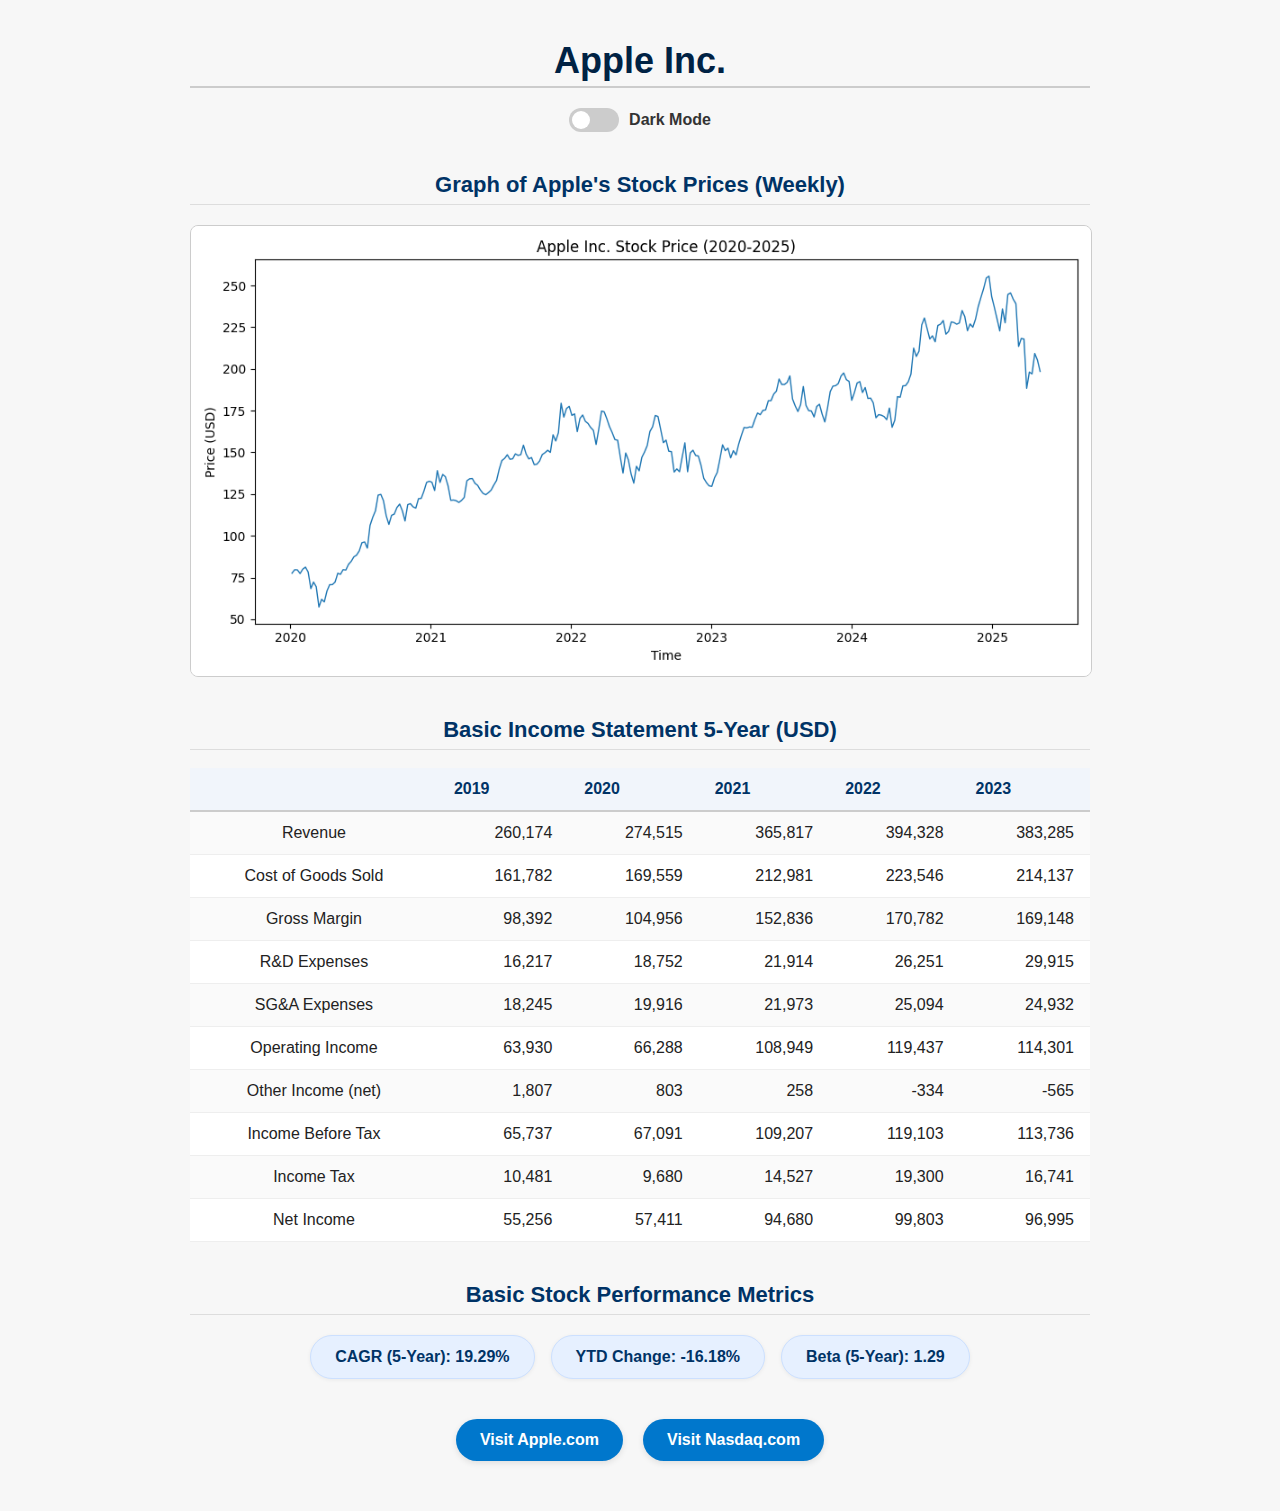
<file: output/index.html>
<!DOCTYPE html>
<html lang="en">

<head>
    <meta charset="UTF-8">
    <title>Apple Financials</title>
    <link rel="stylesheet" href="../style.css">

</head>

<body>
    <div class="container">
        <h1 class="main-title">Apple Inc.</h1>

        <div class="toggle-container">
            <label class="switch">
                <input type="checkbox" id="themeToggle">
                <span class="slider round"></span>
            </label>
            <span class="toggle-label">Dark Mode</span>
        </div>


        <h2>Graph of Apple's Stock Prices (Weekly)</h2>
        <img src="stock.png" alt="Apple Stock Chart">

        <h2>Basic Income Statement 5-Year (USD)</h2>
        <table>
  <tr><th></th><th>2019</th><th>2020</th><th>2021</th><th>2022</th><th>2023</th></tr>
  <tr><td>Revenue</td><td>260,174</td><td>274,515</td><td>365,817</td><td>394,328</td><td>383,285</td></tr>
  <tr><td>Cost of Goods Sold</td><td>161,782</td><td>169,559</td><td>212,981</td><td>223,546</td><td>214,137</td></tr>
  <tr><td>Gross Margin</td><td>98,392</td><td>104,956</td><td>152,836</td><td>170,782</td><td>169,148</td></tr>
  <tr><td>R&D Expenses</td><td>16,217</td><td>18,752</td><td>21,914</td><td>26,251</td><td>29,915</td></tr>
  <tr><td>SG&A Expenses</td><td>18,245</td><td>19,916</td><td>21,973</td><td>25,094</td><td>24,932</td></tr>
  <tr><td>Operating Income</td><td>63,930</td><td>66,288</td><td>108,949</td><td>119,437</td><td>114,301</td></tr>
  <tr><td>Other Income (net)</td><td>1,807</td><td>803</td><td>258</td><td>-334</td><td>-565</td></tr>
  <tr><td>Income Before Tax</td><td>65,737</td><td>67,091</td><td>109,207</td><td>119,103</td><td>113,736</td></tr>
  <tr><td>Income Tax</td><td>10,481</td><td>9,680</td><td>14,527</td><td>19,300</td><td>16,741</td></tr>
  <tr><td>Net Income</td><td>55,256</td><td>57,411</td><td>94,680</td><td>99,803</td><td>96,995</td></tr>
</table>

        <h2>Basic Stock Performance Metrics</h2>
        <div class="metrics-row">
            <div class="metric-pill">CAGR (5-Year): 19.29%</div>
            <div class="metric-pill">YTD Change: -16.18%</div>
            <div class="metric-pill">Beta (5-Year): 1.29</div>
        </div>

        <div class="button-row">
            <a href="https://www.apple.com" target="_blank" class="external-button">Visit Apple.com</a>
            <a href="https://www.nasdaq.com/market-activity/stocks/aapl" target="_blank" class="external-button">Visit
                Nasdaq.com</a>
        </div>


    </div>
    <script>
        const toggle = document.getElementById('themeToggle');
        const body = document.body;

        // Load saved preference
        if (localStorage.getItem('theme') === 'dark') {
            body.classList.add('dark-mode');
            toggle.checked = true;
        }

        toggle.addEventListener('change', () => {
            if (toggle.checked) {
                body.classList.add('dark-mode');
                localStorage.setItem('theme', 'dark');
            } else {
                body.classList.remove('dark-mode');
                localStorage.setItem('theme', 'light');
            }
        });
    </script>

</body>


</html>
</file>
<file: style.css>
body {
  font-family: 'Segoe UI', sans-serif;
  background-color: #f7f7f7;
  margin: 40px;
  color: #333;
}

h1,
h2 {
  font-size: 22px;
  margin-top: 40px;
  border-bottom: 2px solid #ccc;
  padding-bottom: 4px;
}

h1 {
  color: #003366;
}

img {
  max-width: 100%;
  height: auto;
  margin-bottom: 30px;
  border: 1px solid #ccc;
  border-radius: 8px;
}

table {
  width: 100%;
  border-collapse: collapse;
  margin-bottom: 40px;
  background-color: #fff;
  font-size: 16px;
}

th {
  text-align: left;
  padding: 12px 16px;
  font-weight: bold;
  background-color: #f1f5fb;
  color: #003366;
  border-bottom: 2px solid #ccc;
}

td {
  padding: 12px 16px;
  border-bottom: 1px solid #eee;
  vertical-align: middle;
  color: #222;
}

tr:nth-child(even) td {
  background-color: #fafafa;
}

td:first-child {
  font-weight: 500;
}

td:not(:first-child) {
  text-align: right;
  font-variant-numeric: tabular-nums;
}


ul {
  list-style-type: none;
  padding: 0;
}

ul li {
  background-color: #eaf4ff;
  padding: 10px;
  margin-bottom: 5px;
  border-radius: 6px;
  border: 1px solid #cce0ff;
}

button {
  background-color: #0077cc;
  color: white;
  padding: 10px 20px;
  border: none;
  font-size: 16px;
  border-radius: 6px;
  cursor: pointer;
  transition: background-color 0.2s ease;
}

button:hover {
  background-color: #005fa3;
}

.container {
  max-width: 900px;
  margin: 0 auto;
  text-align: center;
}

.main-title {
  font-size: 36px;
  margin-bottom: 20px;
  color: #002244;
  text-align: center;
}

h2 {
  text-align: center;
  margin-top: 40px;
  font-size: 22px;
  color: #003366;
  border-bottom: 1px solid #ddd;
  padding-bottom: 6px;
}

img {
  display: block;
  margin: 20px auto 40px;
}

.metrics-row {
  display: flex;
  flex-wrap: wrap;
  justify-content: center;
  gap: 16px;
  margin-top: 20px;
  margin-bottom: 40px;
}

.metric-pill {
  background-color: #e6f0ff;
  color: #003366;
  border: 1px solid #cce0ff;
  border-radius: 999px;
  padding: 12px 24px;
  font-weight: 600;
  font-size: 16px;
  box-shadow: 0 1px 4px rgba(0, 0, 0, 0.06);
  white-space: nowrap;
  transition: transform 0.2s ease;
}

.metric-pill:hover {
  transform: scale(1.03);
}

.metric-pill:active {
  transform: scale(0.98);
}

.button-row {
  display: flex;
  justify-content: center;
  gap: 20px;
  margin-top: 30px;
  margin-bottom: 50px;
  flex-wrap: wrap;
}

.external-button {
  display: inline-block;
  background-color: #0077cc;
  color: white;
  padding: 12px 24px;
  border-radius: 999px;
  text-decoration: none;
  font-size: 16px;
  font-weight: 600;
  transition: all 0.2s ease-in-out;
  box-shadow: 0 2px 6px rgba(0, 0, 0, 0.1);
}

.external-button:hover {
  background-color: #005fa3;
  transform: translateY(-2px);
}

.external-button:active {
  background-color: #004080;
  transform: translateY(0);
}

/* Dark mode via toggle */
body.dark-mode {
  background-color: #121212;
  color: #f0f0f0;
}

body.dark-mode h1,
body.dark-mode h2 {
  color: #e0e0ff;
}

body.dark-mode table {
  background-color: #1e1e1e;
}

body.dark-mode th {
  background-color: #2c2c3c;
  color: #ffffff;
}

body.dark-mode td {
  border-color: #444;
  color: #f0f0f0;
}

body.dark-mode tr:nth-child(even) td {
  background-color: #1a1a1a;
}

body.dark-mode tr:nth-child(odd) td {
  background-color: #2a2a2a;
}

body.dark-mode ul li {
  background-color: #2a2a2a;
  border-color: #444;
  color: #f0f0f0;
}

body.dark-mode .metric-pill {
  background-color: #2c3e50;
  color: #e0f7fa;
  border-color: #3a3a3a;
}

body.dark-mode .external-button {
  background-color: #3366cc;
  color: #fff;
}

body.dark-mode .external-button:hover {
  background-color: #254a99;
}

.toggle-container {
  display: flex;
  align-items: center;
  justify-content: center;
  margin-bottom: 20px;
  gap: 10px;
}

.switch {
  position: relative;
  display: inline-block;
  width: 50px;
  height: 24px;
}

.switch input {
  opacity: 0;
  width: 0;
  height: 0;
}

.slider {
  position: absolute;
  cursor: pointer;
  top: 0;
  left: 0;
  right: 0;
  bottom: 0;
  background-color: #ccc;
  transition: .3s;
  border-radius: 34px;
}

.slider:before {
  position: absolute;
  content: "";
  height: 18px;
  width: 18px;
  left: 3px;
  bottom: 3px;
  background-color: white;
  transition: .3s;
  border-radius: 50%;
}

input:checked+.slider {
  background-color: #0077cc;
}

input:checked+.slider:before {
  transform: translateX(26px);
}

.toggle-label {
  font-weight: 600;
  font-size: 16px;
}

.toggle-label.dark-mode {
  color: #e0e0ff;
}
</file>
